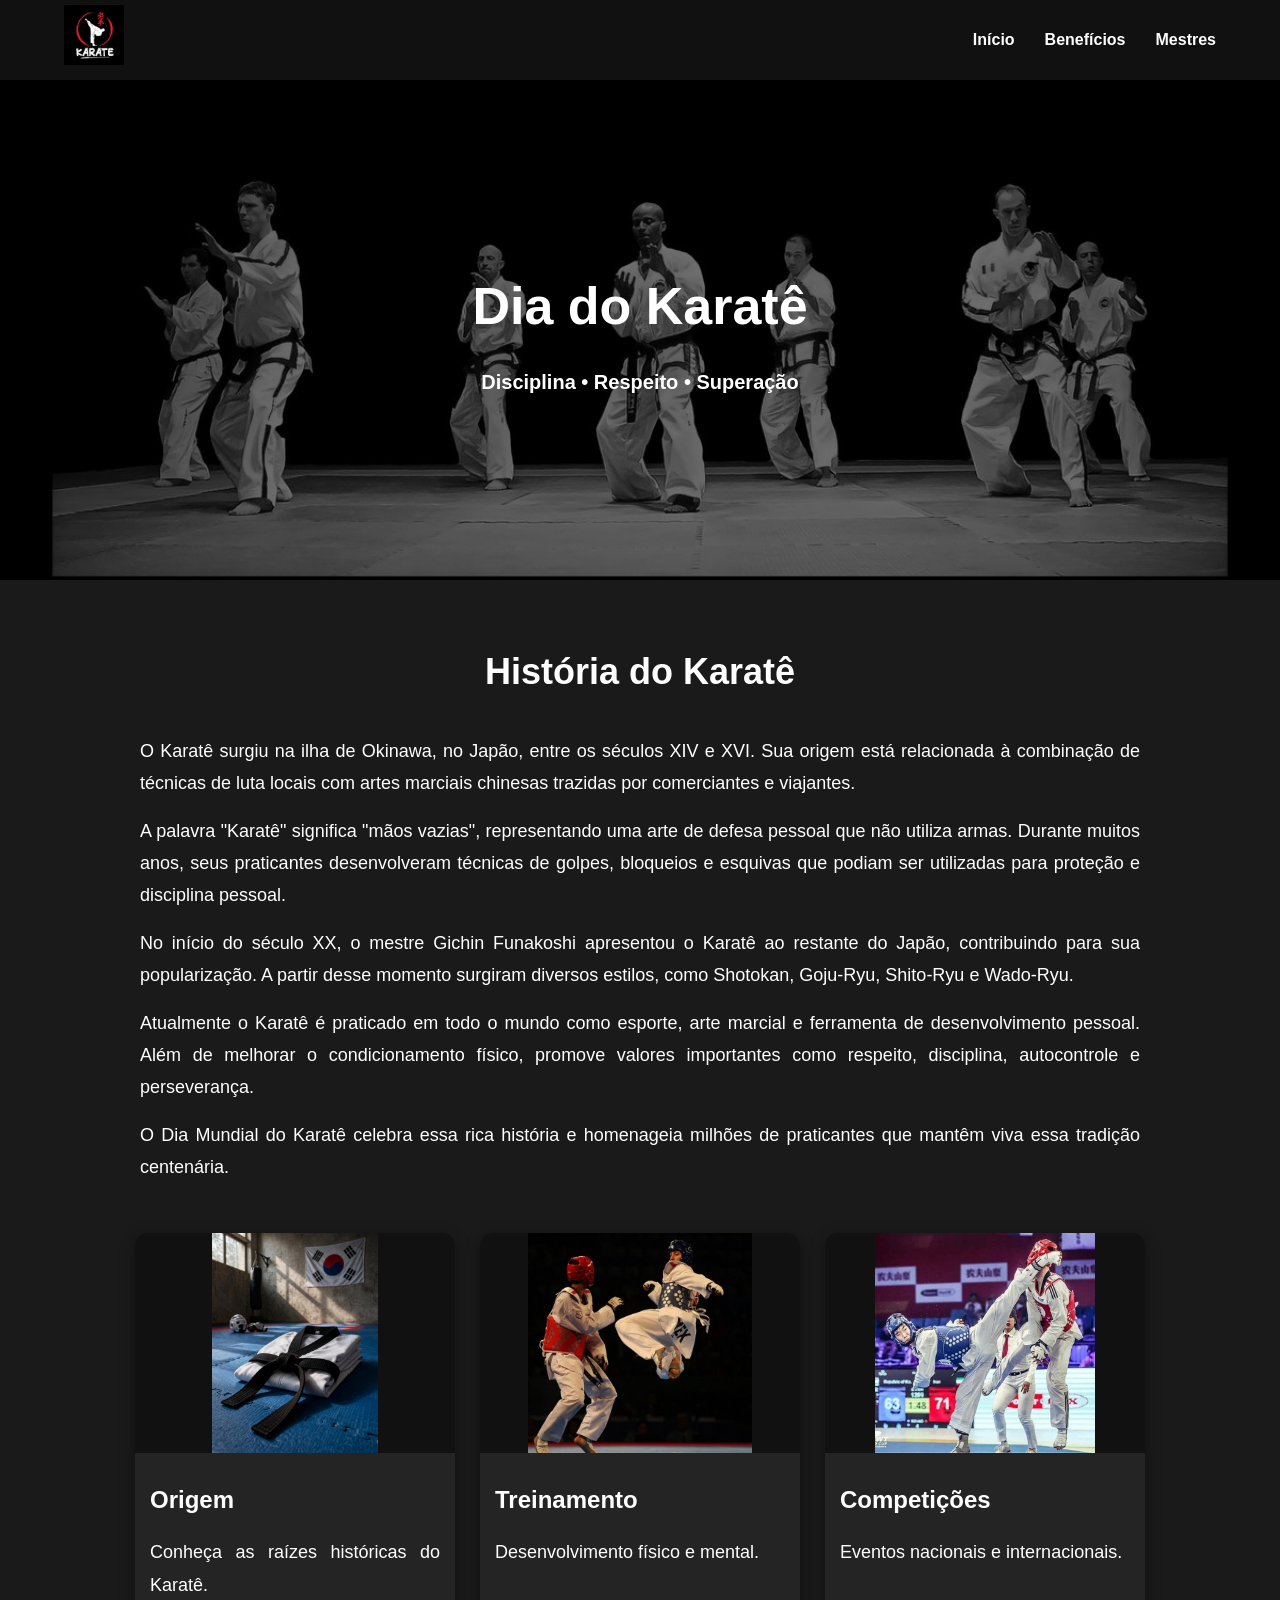
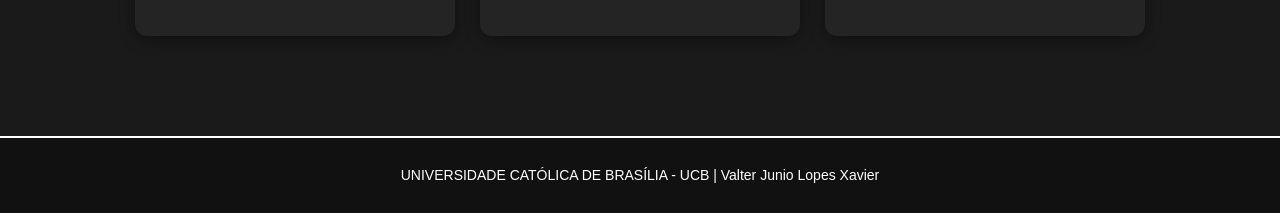
<file: Index.html>
<!DOCTYPE html>

<html lang="pt-br">
<head>
<meta charset="UTF-8">
<meta name="viewport" content="width=device-width, initial-scale=1.0">
<title>Dia Mundial do Karatê</title>
<link rel="stylesheet" href="style.css">
</head>

<body>

<header class="cabecalho">
    <div class="logo">
        <a href="index.html">
            <img src="logokarate.jpg" alt="Logo Karatê">
        </a>
    </div>


<nav>
    <a href="index.html">Início</a>
    <a href="beneficios.html">Benefícios</a>
    <a href="mestres.html">Mestres</a>
</nav>


</header>

<section class="banner">
    <div class="overlay">
        <h1>Dia do Karatê</h1>
        <p>Disciplina • Respeito • Superação</p>
    </div>
</section>

<main class="conteudo">

<section>
    <h2>História do Karatê</h2>

    <p>
        O Karatê surgiu na ilha de Okinawa, no Japão, entre os séculos XIV e XVI.
        Sua origem está relacionada à combinação de técnicas de luta locais com
        artes marciais chinesas trazidas por comerciantes e viajantes.
    </p>

    <p>
        A palavra "Karatê" significa "mãos vazias", representando uma arte de
        defesa pessoal que não utiliza armas. Durante muitos anos, seus praticantes
        desenvolveram técnicas de golpes, bloqueios e esquivas que podiam ser
        utilizadas para proteção e disciplina pessoal.
    </p>

    <p>
        No início do século XX, o mestre Gichin Funakoshi apresentou o Karatê ao
        restante do Japão, contribuindo para sua popularização. A partir desse
        momento surgiram diversos estilos, como Shotokan, Goju-Ryu, Shito-Ryu e
        Wado-Ryu.
    </p>

    <p>
        Atualmente o Karatê é praticado em todo o mundo como esporte, arte marcial
        e ferramenta de desenvolvimento pessoal. Além de melhorar o condicionamento
        físico, promove valores importantes como respeito, disciplina,
        autocontrole e perseverança.
    </p>

    <p>
        O Dia Mundial do Karatê celebra essa rica história e homenageia milhões de
        praticantes que mantêm viva essa tradição centenária.
    </p>
</section>

<section class="cards">

    <article class="card">
        <img src="Karate.jpg">
        <h3>Origem</h3>
        <p>Conheça as raízes históricas do Karatê.</p>
    </article>

    <article class="card">
        <img src="treinamento.jpg">
        <h3>Treinamento</h3>
        <p>Desenvolvimento físico e mental.</p>
    </article>

    <article class="card">
        <img src="competicao.jpg">
        <h3>Competições</h3>
        <p>Eventos nacionais e internacionais.</p>
    </article>

</section>

</main>

<footer>
    UNIVERSIDADE CATÓLICA DE BRASÍLIA - UCB | Valter Junio Lopes Xavier
</footer>

</body>
</html>
</file>
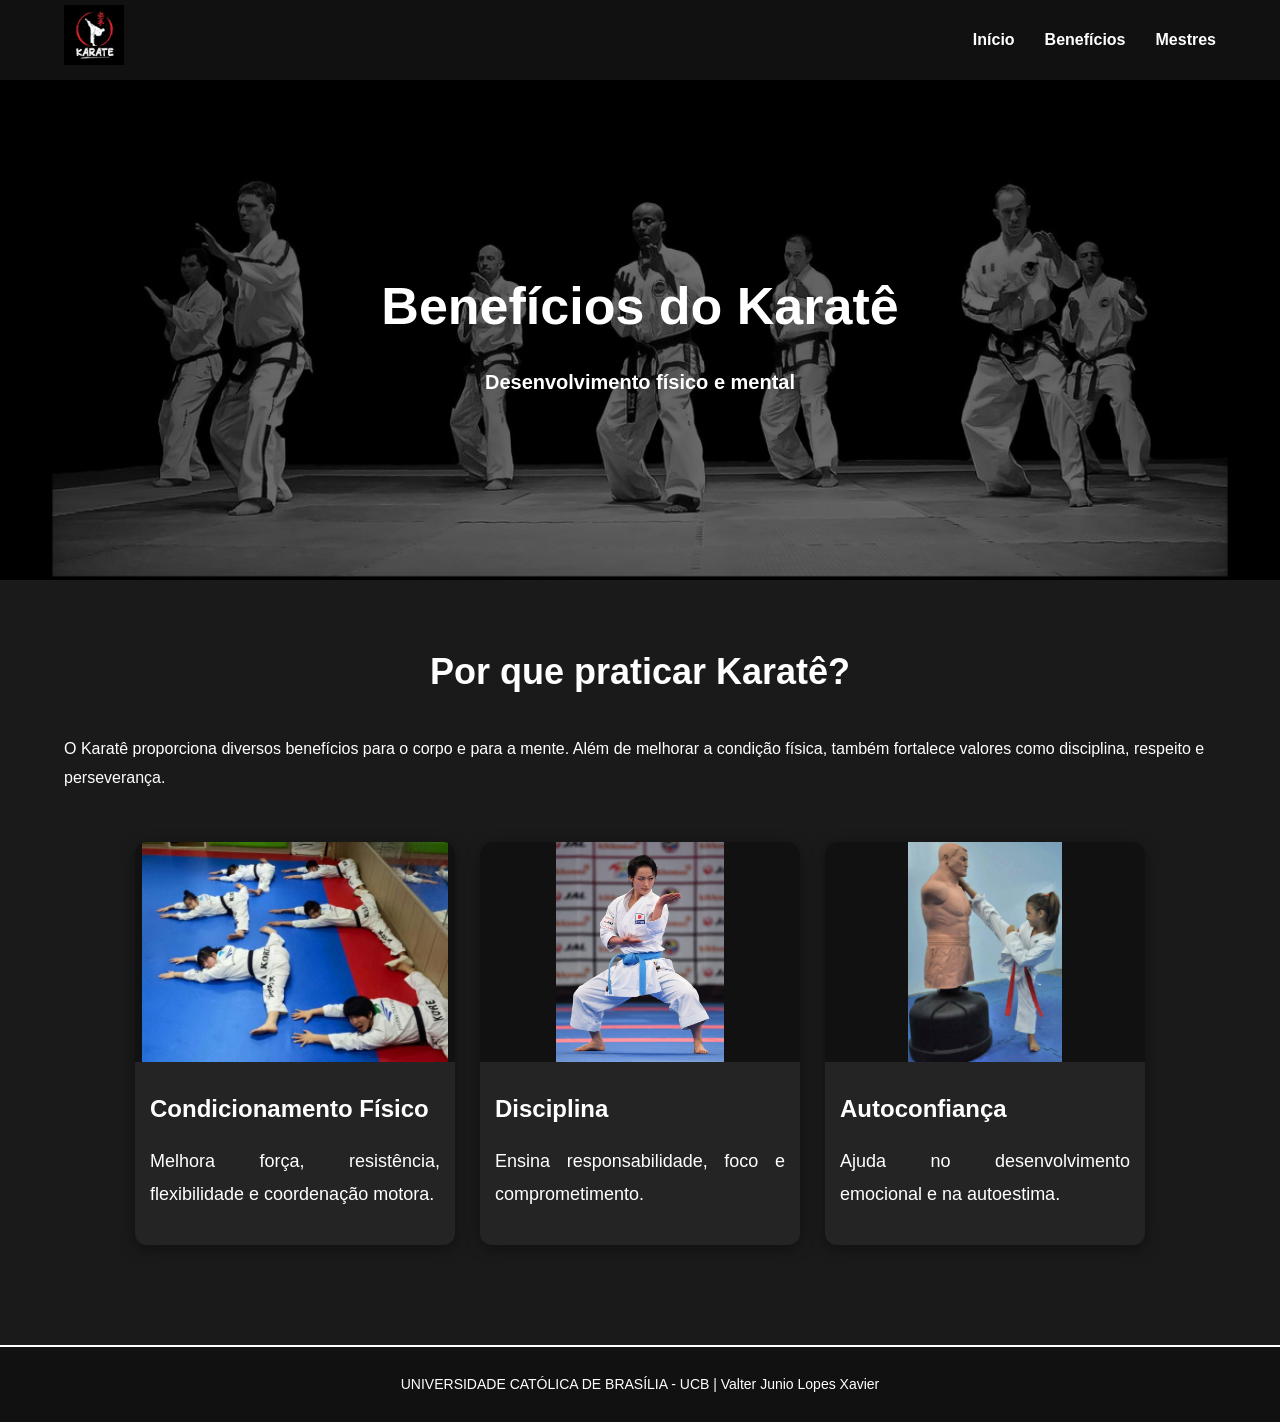
<file: beneficios.html>
<!DOCTYPE html>
<html lang="pt-br">
<head>
<meta charset="UTF-8">
<meta name="viewport" content="width=device-width, initial-scale=1.0">
<title>Benefícios do Karatê</title>
<link rel="stylesheet" href="style.css">
</head>

<body>

<header class="cabecalho">
    <div class="logo">
        <a href="index.html">
            <img src="logokarate.jpg" alt="Logo">
        </a>
    </div>

    <nav>
        <a href="index.html">Início</a>
        <a href="beneficios.html">Benefícios</a>
        <a href="mestres.html">Mestres</a>
    </nav>
</header>

<section class="banner">
    <div class="overlay">
        <h1>Benefícios do Karatê</h1>
        <p>Desenvolvimento físico e mental</p>
    </div>
</section>

<main class="conteudo">

<h2>Por que praticar Karatê?</h2>

<p>
O Karatê proporciona diversos benefícios para o corpo e para a mente.
Além de melhorar a condição física, também fortalece valores como disciplina,
respeito e perseverança.
</p>

<section class="cards">

<div class="card">
    <img src="condiconamentokarate.jpg">
    <h3>Condicionamento Físico</h3>
    <p>Melhora força, resistência, flexibilidade e coordenação motora.</p>
</div>

<div class="card">
    <img src="disciplinakarate.jpg">
    <h3>Disciplina</h3>
    <p>Ensina responsabilidade, foco e comprometimento.</p>
</div>

<div class="card">
    <img src="autoconfiança.jpg">
    <h3>Autoconfiança</h3>
    <p>Ajuda no desenvolvimento emocional e na autoestima.</p>
</div>

</section>

</main>

<footer>
UNIVERSIDADE CATÓLICA DE BRASÍLIA - UCB | Valter Junio Lopes Xavier
</footer>

</body>
</html>
</file>
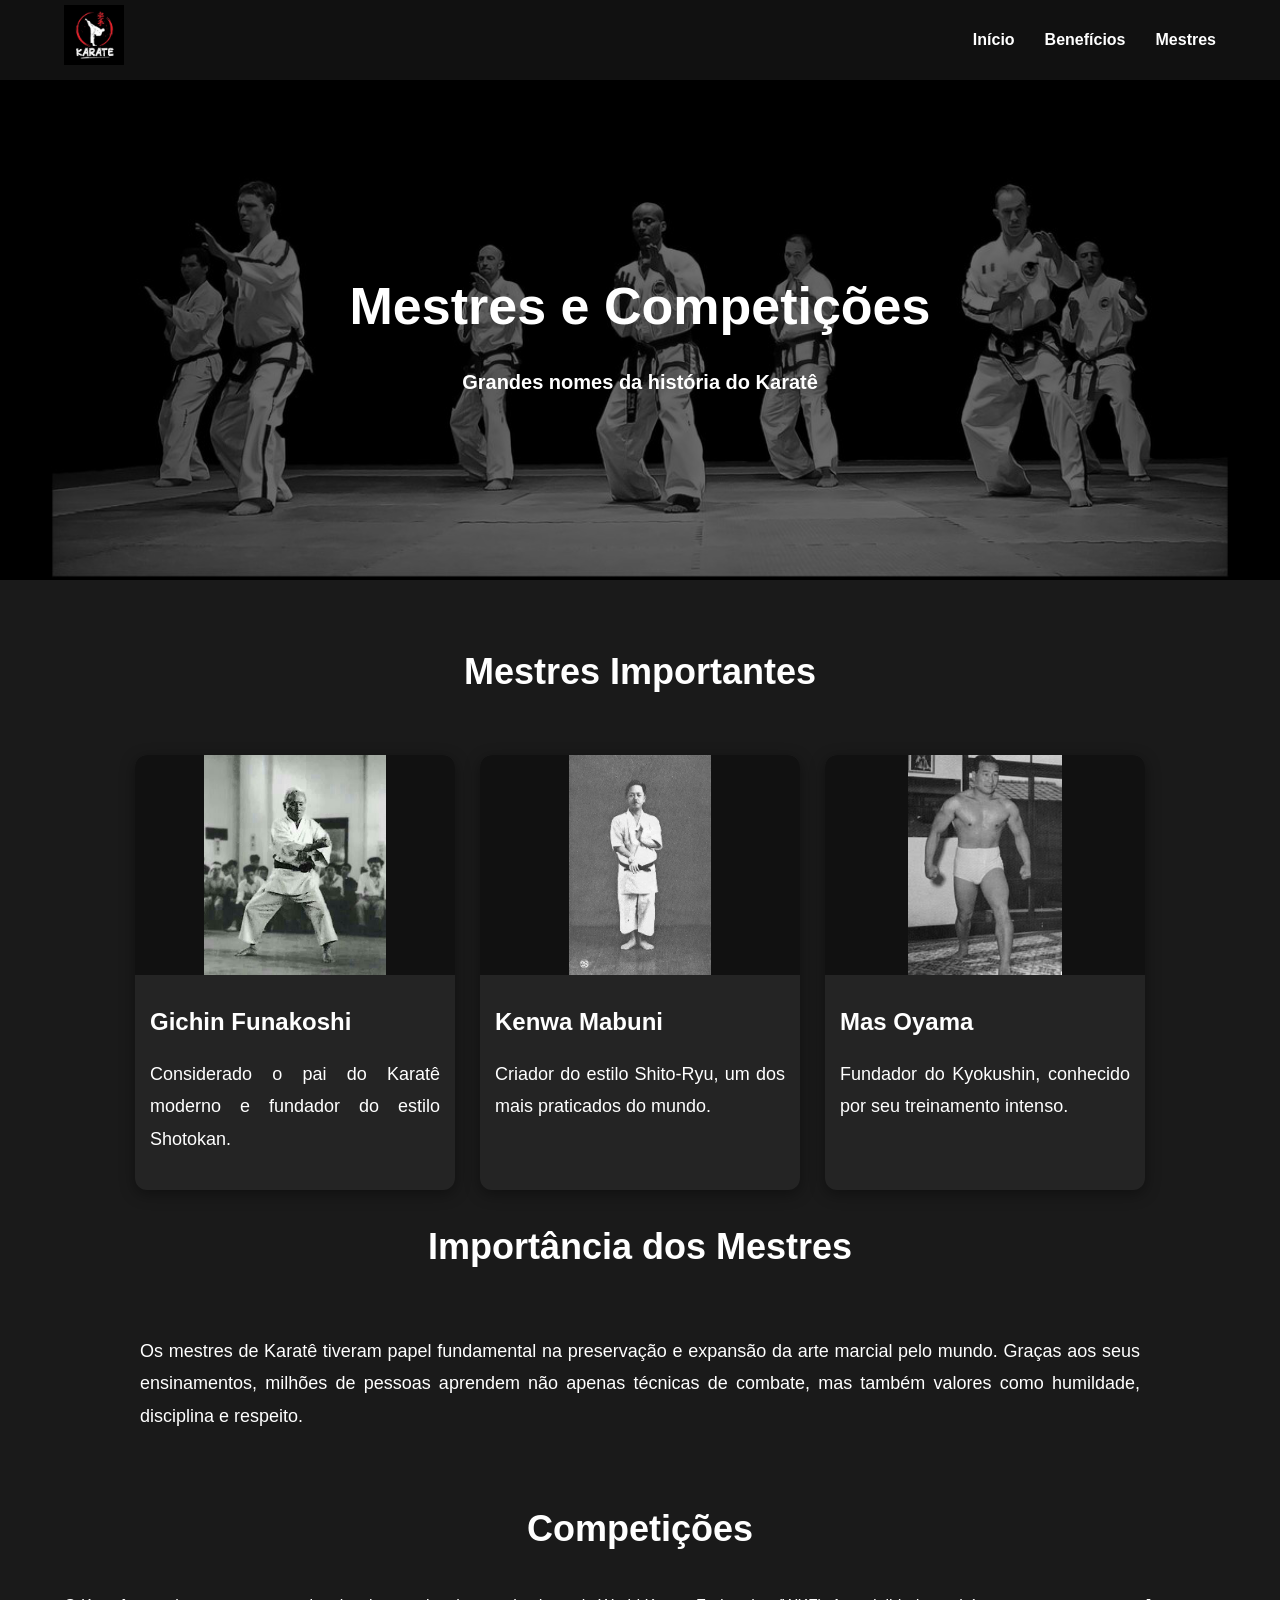
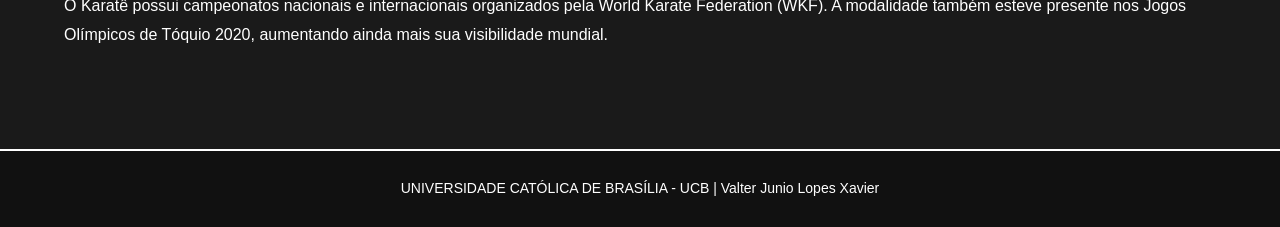
<file: mestres.html>
<!DOCTYPE html>
<html lang="pt-br">
<head>
<meta charset="UTF-8">
<meta name="viewport" content="width=device-width, initial-scale=1.0">
<title>Mestres e Competições</title>
<link rel="stylesheet" href="style.css">
</head>

<body>

<header class="cabecalho">
    <div class="logo">
        <a href="index.html">
            <img src="logokarate.jpg" alt="Logo">
        </a>
    </div>

    <nav>
        <a href="index.html">Início</a>
        <a href="beneficios.html">Benefícios</a>
        <a href="mestres.html">Mestres</a>
    </nav>
</header>

<section class="banner">
    <div class="overlay">
        <h1>Mestres e Competições</h1>
        <p>Grandes nomes da história do Karatê</p>
    </div>
</section>

<main class="conteudo">

<h2>Mestres Importantes</h2>

<section class="cards">

<div class="card">
    <img src="snesei11.jpg">
    <h3>Gichin Funakoshi</h3> 
    <p>Considerado o pai do Karatê moderno e fundador do estilo Shotokan.</p>
</div>

<div class="card">
    <img src="sensie.jpg">
    <h3>Kenwa Mabuni</h3>
    <p>Criador do estilo Shito-Ryu, um dos mais praticados do mundo.</p>
</div>

<div class="card">
    <img src="tiozao.jpg">
    <h3>Mas Oyama</h3>
    <p>Fundador do Kyokushin, conhecido por seu treinamento intenso.</p>
</div>

<h2>Importância dos Mestres</h2>

<p>
Os mestres de Karatê tiveram papel fundamental na preservação e expansão da
arte marcial pelo mundo. Graças aos seus ensinamentos, milhões de pessoas
aprendem não apenas técnicas de combate, mas também valores como humildade,
disciplina e respeito.
</p>

</section>

<h2 style="margin-top:50px;">Competições</h2>

<p>
O Karatê possui campeonatos nacionais e internacionais organizados pela
World Karate Federation (WKF). A modalidade também esteve presente nos
Jogos Olímpicos de Tóquio 2020, aumentando ainda mais sua visibilidade mundial.
</p>

</main>

<footer>
UNIVERSIDADE CATÓLICA DE BRASÍLIA - UCB | Valter Junio Lopes Xavier
</footer>

</body>
</html>
</file>
<file: style.css>
*{
    margin:0;
    padding:0;
    box-sizing:border-box;
}

html{
    scroll-behavior:smooth;
}

body{
    font-family:Arial, sans-serif;
    background:#1A1A1A;
    color:#fff;
    line-height:1.8;
}


.cabecalho{
    position:fixed;
    top:0;
    left:0;
    width:100%;
    height:80px;
    background:#111;
    display:flex;
    justify-content:space-between;
    align-items:center;
    padding:0 5%;
    z-index:1000;
    box-shadow:0 2px 10px rgba(0,0,0,0.5);
}

.logo img{
    height:60px;
}

nav{
    display:flex;
    gap:30px;
}

nav a{
    color:#fff;
    text-decoration:none;
    font-weight:bold;
    transition:0.3s;
}

nav a:hover{
    color:#e63946;
}



.banner{
    margin-top:80px;
    height:500px;
    background:url("bannerkarate.jpg") center center;
    background-size:cover;
    background-repeat:no-repeat;
}

.overlay{
    height:100%;
    background:rgba(0,0,0,0.55);
    display:flex;
    flex-direction:column;
    justify-content:center;
    align-items:center;
    text-align:center;
}

.overlay h1{
    font-size:52px;
    margin-bottom:10px;
}

.overlay p{
    font-size:20px;
    font-weight:bold;
}



.conteudo{
    max-width:1200px;
    width:90%;
    margin:auto;
    padding:60px 0;
}

h2{
    text-align:center;
    font-size:36px;
    margin-bottom:30px;
    color:#ffffff;
}

.conteudo section p{
    max-width:1000px;
    margin:0 auto 15px auto;
    text-align:justify;
    font-size:18px;
}



.cards{
    margin-top:50px;
    display:flex;
    gap:25px;
    justify-content:center;
    flex-wrap:wrap;
}

.card{
    width:320px;
    background:#242424;
    border-radius:12px;
    overflow:hidden;
    transition:0.3s;
    box-shadow:0 4px 15px rgba(0,0,0,0.4);
}

.card:hover{
    transform:translateY(-10px);
}

.card img{
     width:100%;
    height:220px;
    object-fit:contain;
    background:#111;
}

.card h3{
    padding:15px;
    font-size:24px;
}

.card p{
    padding:0 15px 20px;
    text-align:left;
    font-size:16px;
}

/* RODAPÉ */

footer{
    background:#111;
    text-align:center;
    padding:25px;
    font-size:14px;
    border-top:2px solid #ffffff;
    margin-top:40px;
}



@media(max-width:768px){

    .cabecalho{
        flex-direction:column;
        height:auto;
        padding:15px;
    }

    nav{
        margin-top:10px;
        gap:15px;
        flex-wrap:wrap;
        justify-content:center;
    }

    .banner{
        margin-top:120px;
        height:350px;
    }

    .overlay h1{
        font-size:36px;
    }

    .overlay p{
        font-size:16px;
    }

    h2{
        font-size:28px;
    }

    .conteudo section p{
        font-size:16px;
    }

    .card{
        width:100%;
        max-width:350px;
    }
}
</file>
